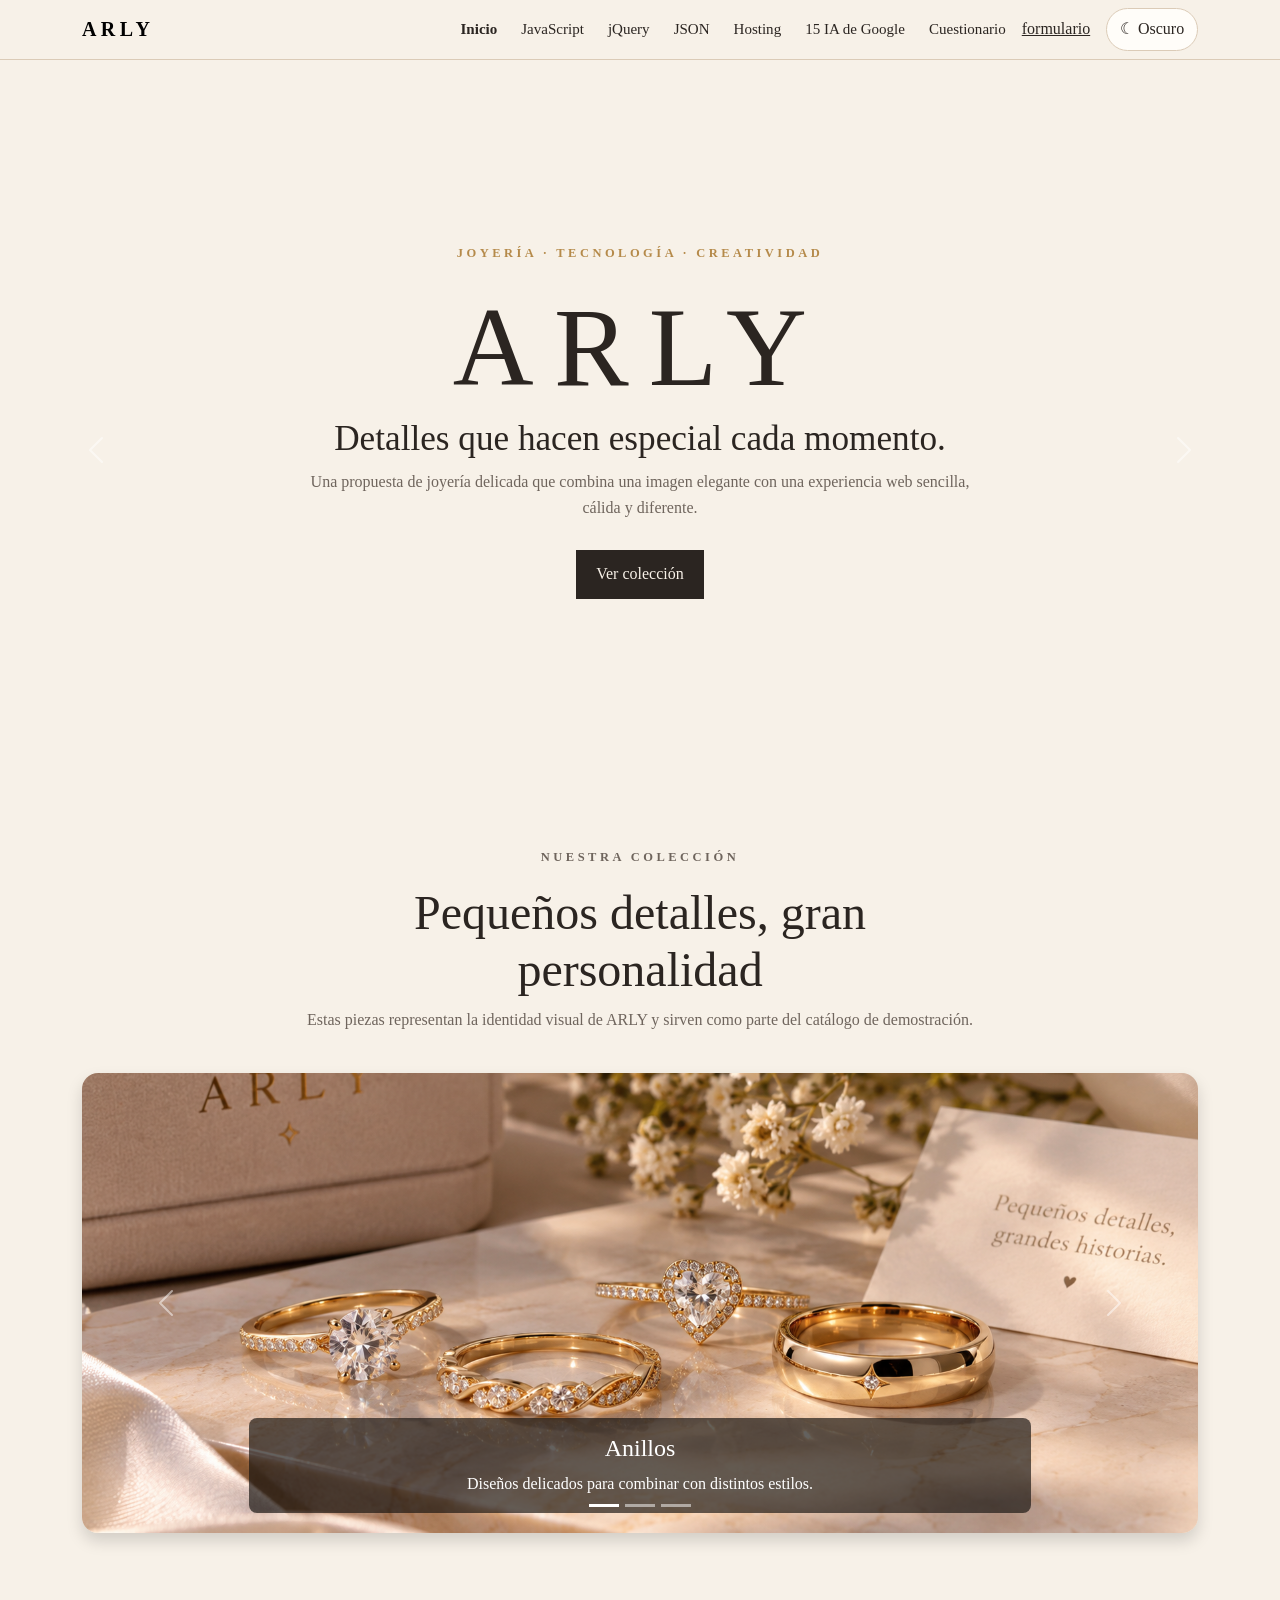
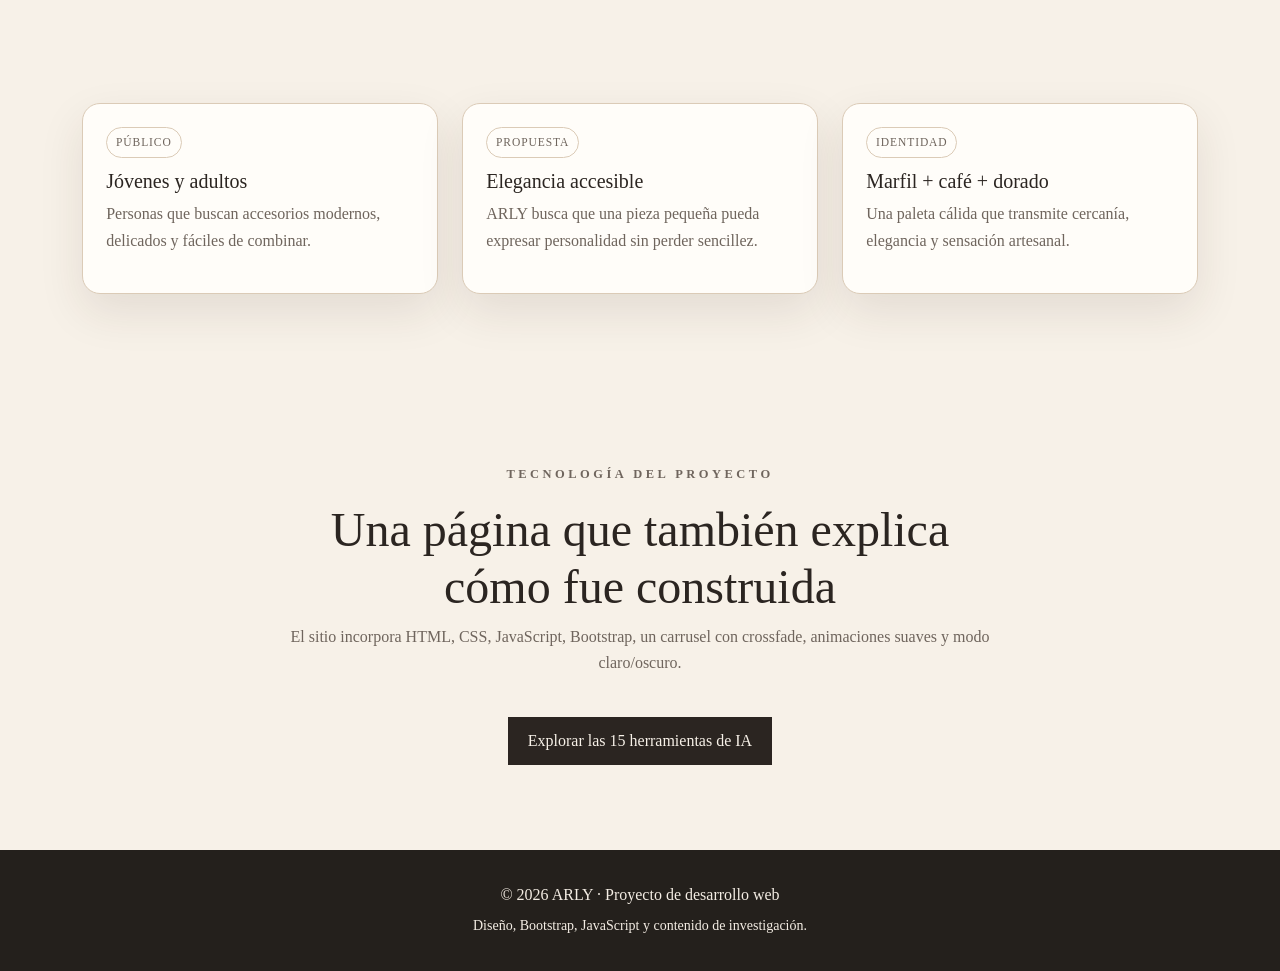
<file: index.html>
<!doctype html>
<html lang="es">

<head>
    <meta charset="utf-8">
    <meta name="viewport" content="width=device-width, initial-scale=1">
    <title>ARLY | Joyería</title>
    <link href="https://cdn.jsdelivr.net/npm/bootstrap@5.3.3/dist/css/bootstrap.min.css" rel="stylesheet">
    <link rel="stylesheet" href="css/style.css">

</head>

<body>
    <nav class="navbar navbar-expand-lg sticky-top">
        <div class="container">
            <a class="navbar-brand brand" href="index.html">ARLY</a>
            <button class="navbar-toggler" type="button" data-bs-toggle="collapse" data-bs-target="#mainNav"
                aria-controls="mainNav" aria-expanded="false" aria-label="Abrir menú">
                <span class="navbar-toggler-icon"></span>
            </button>
            <div class="collapse navbar-collapse" id="mainNav">
                <ul class="navbar-nav ms-auto align-items-lg-center gap-lg-2">
                    <li class="nav-item"><a class="nav-link fw-bold" href="index.html">Inicio</a></li>
                    <li class="nav-item"><a class="nav-link " href="javascript.html">JavaScript</a></li>
                    <li class="nav-item"><a class="nav-link " href="jquery.html">jQuery</a></li>
                    <li class="nav-item"><a class="nav-link " href="json.html">JSON</a></li>
                    <li class="nav-item"><a class="nav-link " href="hosting.html">Hosting</a></li>
                    <li class="nav-item"><a class="nav-link " href="herramientas-google.html">15 IA de Google</a></li>
                    <li class="nav-item"><a class="nav-link " href="cuestionario.html">Cuestionario</a></li>
                    <li><a href="./formulario.html">formulario</a></li>
                    <li class="nav-item ms-lg-2"><button id="themeToggle" class="theme-btn" type="button">☾
                            Oscuro</button></li>
                </ul>
            </div>
        </div>
    </nav>

    <header class="hero">
        <div class="container text-center">
            <p class="eyebrow">Joyería · Tecnología · Creatividad</p>
            <h1>ARLY</h1>
            <h2>Detalles que hacen especial cada momento.</h2>
            <p class="lead-soft">Una propuesta de joyería delicada que combina una imagen elegante con una experiencia
                web sencilla, cálida y diferente.</p>
            <a href="#coleccion" class="btn btn-arly">Ver colección</a>
        </div>
    </header>

    <section id="coleccion" class="section-space">
        <div class="container">
            <div class="section-title fade-up">
                <p class="eyebrow">Nuestra colección</p>
                <h2>Pequeños detalles, gran personalidad</h2>
                <p>Estas piezas representan la identidad visual de ARLY y sirven como parte del catálogo de
                    demostración.</p>
            </div>

<div id="arlyCarousel" class="carousel slide carousel-fade shadow rounded-4 overflow-hidden fade-up"
    data-bs-ride="carousel">

    <div class="carousel-indicators">
        <button type="button" data-bs-target="#arlyCarousel" data-bs-slide-to="0"
            class="active" aria-current="true" aria-label="Anillos"></button>
        <button type="button" data-bs-target="#arlyCarousel" data-bs-slide-to="1"
            aria-label="Collares"></button>
        <button type="button" data-bs-target="#arlyCarousel" data-bs-slide-to="2"
            aria-label="Pulseras"></button>
    </div>

    <div class="carousel-inner">

        <!-- ANILLOS -->
        <div class="carousel-item active">
            <img src="./img/collares_files/4b45ab37-3918-443c-93d1-297d0063d2d9.png"
                class="d-block w-100" alt="Anillos dorados">
            <div class="carousel-caption d-block rounded-3">
                <h5>Anillos</h5>
                <p class="mb-0">Diseños delicados para combinar con distintos estilos.</p>
            </div>
        </div>

        <!-- COLLARES -->
        <div class="carousel-item">
            <img src="./img/collares_files/d77c3b97-bc4a-4c8f-ab1e-fd64d6d1eeca.png"
                class="d-block w-100" alt="Collares de joyería">
            <div class="carousel-caption d-block rounded-3">
                <h5>Collares</h5>
                <p class="mb-0">Piezas sencillas que destacan sin recargar el look.</p>
            </div>
        </div>

        <!-- PULSERAS -->
        <div class="carousel-item">
            <img src="./img/collares_files/6487b815-21a3-49e3-8d37-03fe05e5fc12 (1).png"
                class="d-block w-100" alt="Pulseras de joyería">
            <div class="carousel-caption d-block rounded-3">
                <h5>Pulseras</h5>
                <p class="mb-0">Accesorios pensados para el uso diario.</p>
            </div>
        </div>

    </div>

    <button class="carousel-control-prev" type="button"
        data-bs-target="#arlyCarousel" data-bs-slide="prev"
        aria-label="Imagen anterior">
        <span class="carousel-control-prev-icon"></span>
    </button>

    <button class="carousel-control-next" type="button"
        data-bs-target="#arlyCarousel" data-bs-slide="next"
        aria-label="Imagen siguiente">
        <span class="carousel-control-next-icon"></span>
    </button>

</div>
</div>
                <button class="carousel-control-prev" type="button" data-bs-target="#arlyCarousel"
                    data-bs-slide="prev"><span class="carousel-control-prev-icon"></span></button>
                <button class="carousel-control-next" type="button" data-bs-target="#arlyCarousel"
                    data-bs-slide="next"><span class="carousel-control-next-icon"></span></button>
            </div>
        </div>
    </section>

    <section id="nosotros" class="section-space">
        <div class="container">
            <div class="row g-4">
                <div class="col-md-4 fade-up">
                    <article class="card-arly"><span class="tool-tag">Público</span>
                        <h3>Jóvenes y adultos</h3>
                        <p>Personas que buscan accesorios modernos, delicados y fáciles de combinar.</p>
                    </article>
                </div>
                <div class="col-md-4 fade-up">
                    <article class="card-arly"><span class="tool-tag">Propuesta</span>
                        <h3>Elegancia accesible</h3>
                        <p>ARLY busca que una pieza pequeña pueda expresar personalidad sin perder sencillez.</p>
                    </article>
                </div>
                <div class="col-md-4 fade-up">
                    <article class="card-arly"><span class="tool-tag">Identidad</span>
                        <h3>Marfil + café + dorado</h3>
                        <p>Una paleta cálida que transmite cercanía, elegancia y sensación artesanal.</p>
                    </article>
                </div>
            </div>
        </div>
    </section>

    <section class="section-space">
        <div class="container">
            <div class="section-title">
                <p class="eyebrow">Tecnología del proyecto</p>
                <h2>Una página que también explica cómo fue construida</h2>
                <p>El sitio incorpora HTML, CSS, JavaScript, Bootstrap, un carrusel con crossfade, animaciones suaves y
                    modo claro/oscuro.</p>
            </div>
            <div class="text-center"><a href="herramientas-google.html" class="btn btn-arly">Explorar las 15
                    herramientas de IA</a></div>
        </div>
    </section>

    <footer>
        <div class="container text-center">
            <p class="mb-1">© 2026 ARLY · Proyecto de desarrollo web</p>
            <small>Diseño, Bootstrap, JavaScript y contenido de investigación.</small>
        </div>
    </footer>
    <script src="https://cdn.jsdelivr.net/npm/bootstrap@5.3.3/dist/js/bootstrap.bundle.min.js"></script>
    <script src="js/script.js"></script>
</body>

</html>
</file>
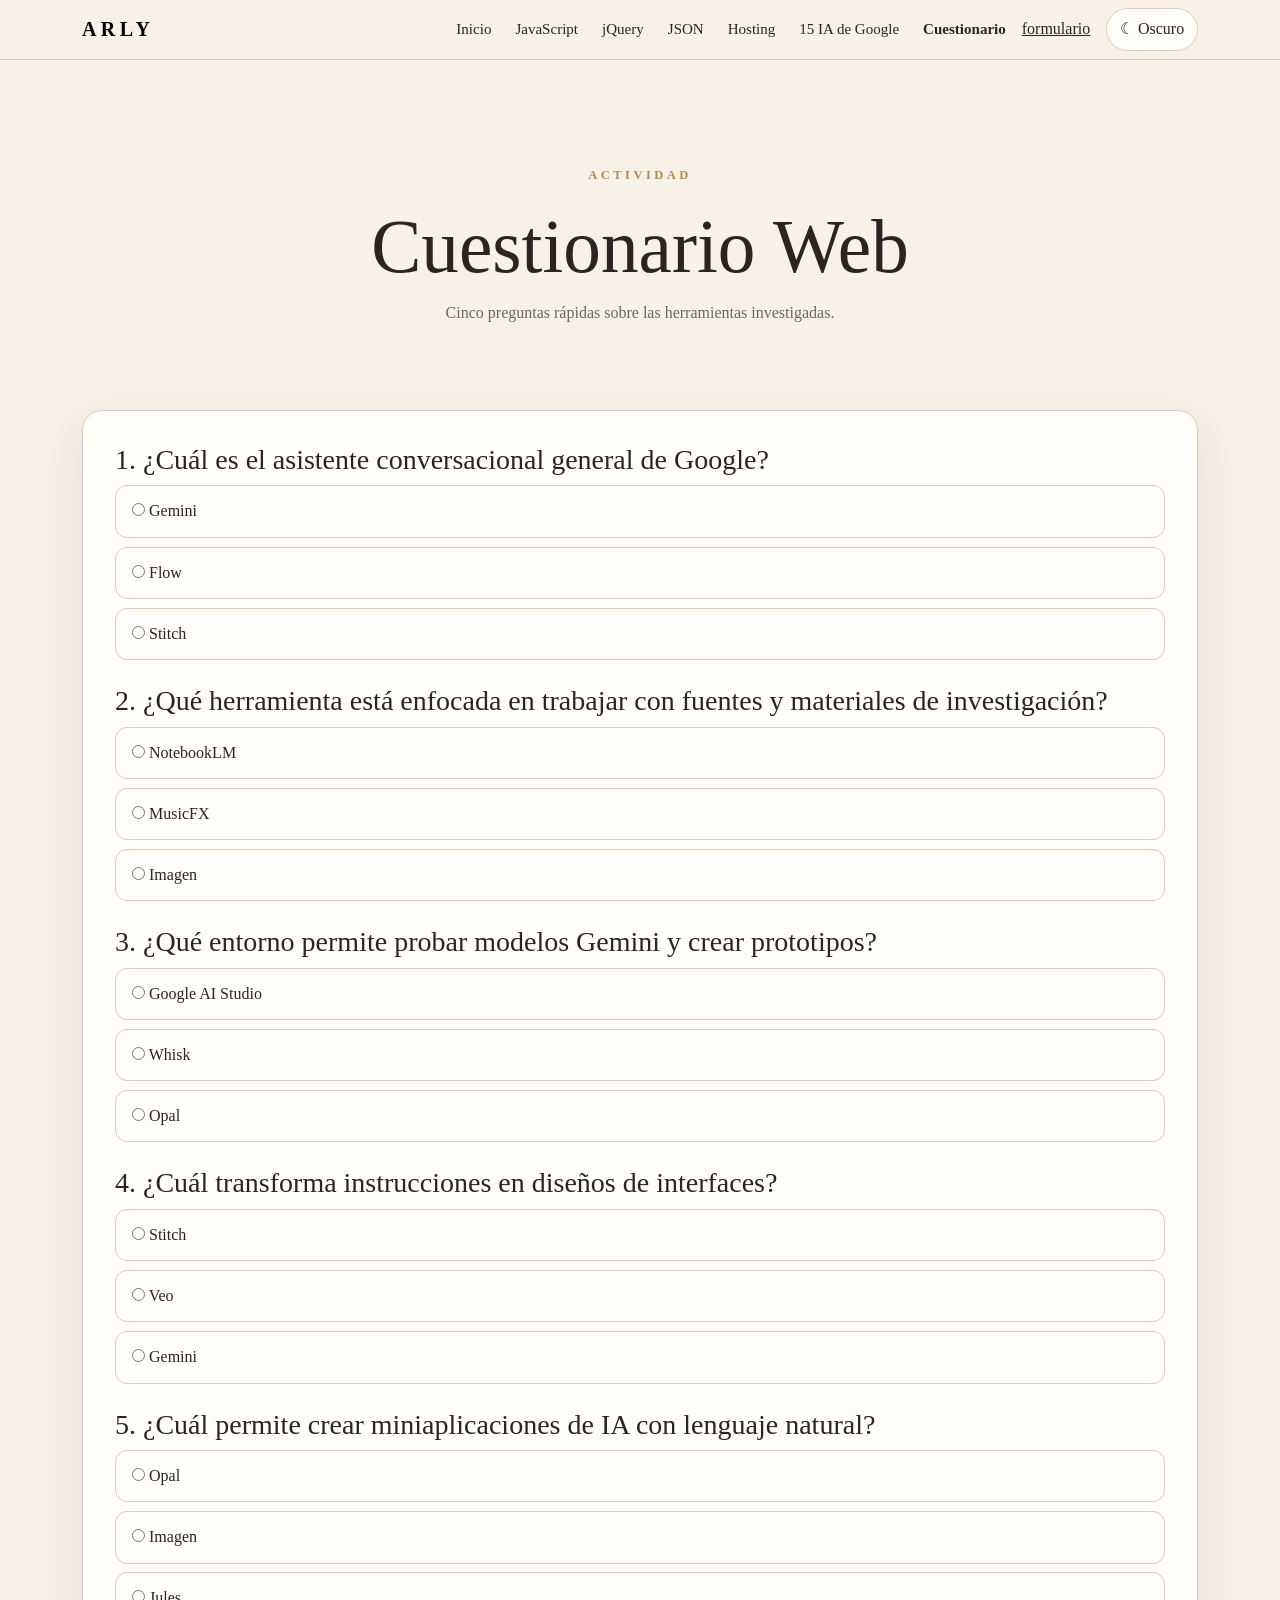
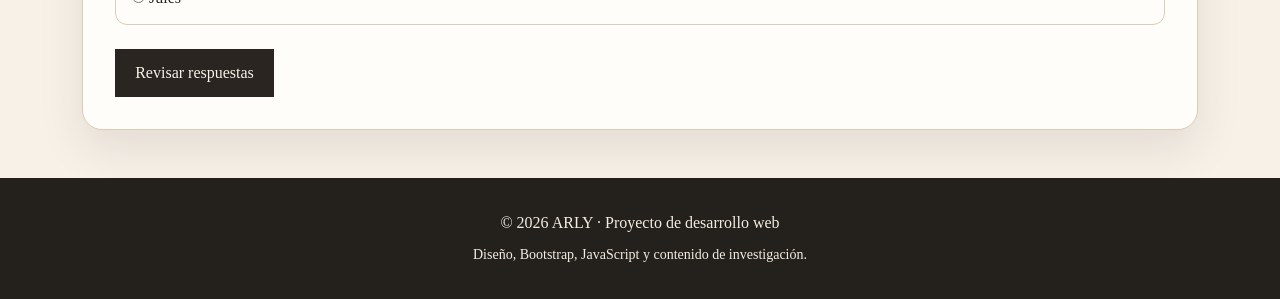
<file: cuestionario.html>
<!doctype html>
<html lang="es">
<head>
<meta charset="utf-8">
<meta name="viewport" content="width=device-width, initial-scale=1">
<title>ARLY | Cuestionario</title>
<link href="https://cdn.jsdelivr.net/npm/bootstrap@5.3.3/dist/css/bootstrap.min.css" rel="stylesheet">
<link rel="stylesheet" href="css/style.css">

</head>
<body>
<nav class="navbar navbar-expand-lg sticky-top">
<div class="container">
<a class="navbar-brand brand" href="index.html">ARLY</a>
<button class="navbar-toggler" type="button" data-bs-toggle="collapse" data-bs-target="#mainNav" aria-controls="mainNav" aria-expanded="false" aria-label="Abrir menú">
<span class="navbar-toggler-icon"></span>
</button>
<div class="collapse navbar-collapse" id="mainNav">
<ul class="navbar-nav ms-auto align-items-lg-center gap-lg-2">
<li class="nav-item"><a class="nav-link " href="index.html">Inicio</a></li>
<li class="nav-item"><a class="nav-link " href="javascript.html">JavaScript</a></li>
<li class="nav-item"><a class="nav-link " href="jquery.html">jQuery</a></li>
<li class="nav-item"><a class="nav-link " href="json.html">JSON</a></li>
<li class="nav-item"><a class="nav-link " href="hosting.html">Hosting</a></li>
<li class="nav-item"><a class="nav-link " href="herramientas-google.html">15 IA de Google</a></li>
<li class="nav-item"><a class="nav-link fw-bold" href="cuestionario.html">Cuestionario</a></li>
 <li><a href="./formulario.html">formulario</a></li>
<li class="nav-item ms-lg-2"><button id="themeToggle" class="theme-btn" type="button">☾ Oscuro</button></li>
</ul>
</div>
</div>
</nav>

<header class="page-head"><div class="container"><p class="eyebrow">Actividad</p><h1>Cuestionario Web</h1><p class="lead-soft">Cinco preguntas rápidas sobre las herramientas investigadas.</p></div></header>
<main class="container pb-5">
<form id="quizForm" class="content-box">
<div class="mb-4"><h3>1. ¿Cuál es el asistente conversacional general de Google?</h3>
<label class="quiz-option"><input type="radio" name="q1" value="gemini"> Gemini</label>
<label class="quiz-option"><input type="radio" name="q1" value="flow"> Flow</label>
<label class="quiz-option"><input type="radio" name="q1" value="stitch"> Stitch</label></div>

<div class="mb-4"><h3>2. ¿Qué herramienta está enfocada en trabajar con fuentes y materiales de investigación?</h3>
<label class="quiz-option"><input type="radio" name="q2" value="notebooklm"> NotebookLM</label>
<label class="quiz-option"><input type="radio" name="q2" value="musicfx"> MusicFX</label>
<label class="quiz-option"><input type="radio" name="q2" value="imagen"> Imagen</label></div>

<div class="mb-4"><h3>3. ¿Qué entorno permite probar modelos Gemini y crear prototipos?</h3>
<label class="quiz-option"><input type="radio" name="q3" value="aistudio"> Google AI Studio</label>
<label class="quiz-option"><input type="radio" name="q3" value="whisk"> Whisk</label>
<label class="quiz-option"><input type="radio" name="q3" value="opal"> Opal</label></div>

<div class="mb-4"><h3>4. ¿Cuál transforma instrucciones en diseños de interfaces?</h3>
<label class="quiz-option"><input type="radio" name="q4" value="stitch"> Stitch</label>
<label class="quiz-option"><input type="radio" name="q4" value="veo"> Veo</label>
<label class="quiz-option"><input type="radio" name="q4" value="gemini"> Gemini</label></div>

<div class="mb-4"><h3>5. ¿Cuál permite crear miniaplicaciones de IA con lenguaje natural?</h3>
<label class="quiz-option"><input type="radio" name="q5" value="opal"> Opal</label>
<label class="quiz-option"><input type="radio" name="q5" value="imagen"> Imagen</label>
<label class="quiz-option"><input type="radio" name="q5" value="jules"> Jules</label></div>

<button type="button" class="btn btn-arly" onclick="revisarCuestionario()">Revisar respuestas</button>
<div id="quizResult" class="alert alert-secondary mt-4 d-none"></div>
</form>
</main>

<footer>
<div class="container text-center">
<p class="mb-1">© 2026 ARLY · Proyecto de desarrollo web</p>
<small>Diseño, Bootstrap, JavaScript y contenido de investigación.</small>
</div>
</footer>
<script src="https://cdn.jsdelivr.net/npm/bootstrap@5.3.3/dist/js/bootstrap.bundle.min.js"></script>
<script src="js/script.js"></script>
</body>
</html>
</file>
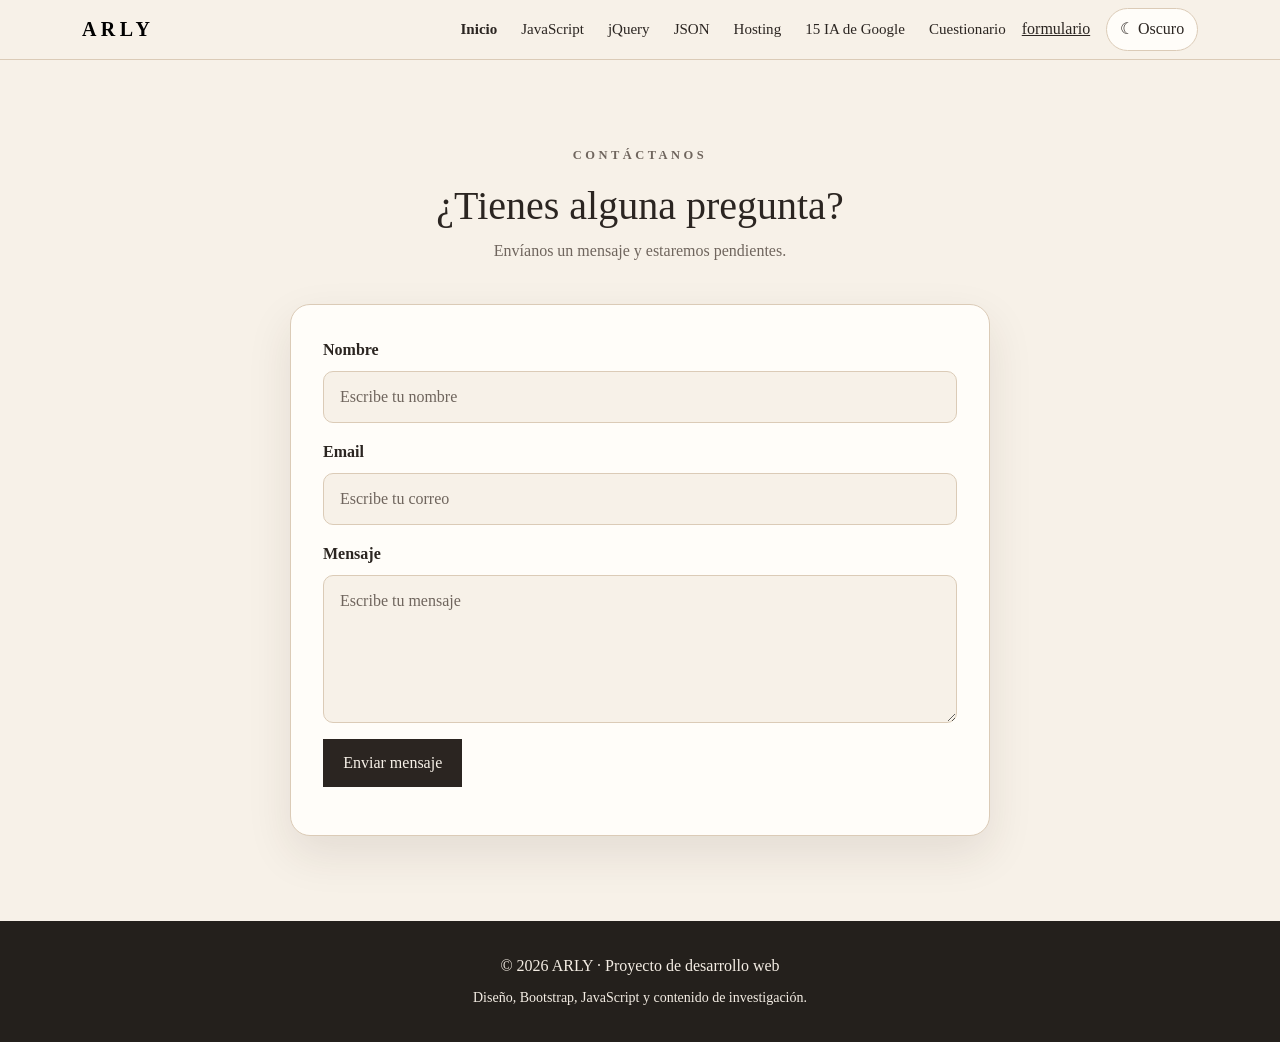
<file: formulario.html>
<!doctype html>
<html lang="es">
<head>
<meta charset="utf-8">
<meta name="viewport" content="width=device-width, initial-scale=1">
<title>ARLY | Joyería</title>
<link href="https://cdn.jsdelivr.net/npm/bootstrap@5.3.3/dist/css/bootstrap.min.css" rel="stylesheet">
<link rel="stylesheet" href="css/style.css">

</head>
<body>
<nav class="navbar navbar-expand-lg sticky-top">
<div class="container">
<a class="navbar-brand brand" href="index.html">ARLY</a>
<button class="navbar-toggler" type="button" data-bs-toggle="collapse" data-bs-target="#mainNav" aria-controls="mainNav" aria-expanded="false" aria-label="Abrir menú">
<span class="navbar-toggler-icon"></span>
</button>
<div class="collapse navbar-collapse" id="mainNav">
<ul class="navbar-nav ms-auto align-items-lg-center gap-lg-2">
<li class="nav-item"><a class="nav-link fw-bold" href="index.html">Inicio</a></li>
<li class="nav-item"><a class="nav-link " href="javascript.html">JavaScript</a></li>
<li class="nav-item"><a class="nav-link " href="jquery.html">jQuery</a></li>
<li class="nav-item"><a class="nav-link " href="json.html">JSON</a></li>
<li class="nav-item"><a class="nav-link " href="hosting.html">Hosting</a></li>
<li class="nav-item"><a class="nav-link " href="herramientas-google.html">15 IA de Google</a></li>
<li class="nav-item"><a class="nav-link " href="cuestionario.html">Cuestionario</a></li>
<li><a href="./formulario.html">formulario</a></li>
<li class="nav-item ms-lg-2"><button id="themeToggle" class="theme-btn" type="button">☾ Oscuro</button></li>
</ul>
</div>
</div>
</nav>
<!doctype html>
<html lang="es">

<head>
    <meta charset="utf-8">
    <meta name="viewport" content="width=device-width, initial-scale=1">

    <title>ARLY | Contacto</title>

    <link
        href="https://cdn.jsdelivr.net/npm/bootstrap@5.3.3/dist/css/bootstrap.min.css"
        rel="stylesheet">

    <link rel="stylesheet" href="css/style.css">
</head>

<body>

    

    <!-- FORMULARIO -->
    <section id="contacto" class="section-space">

        <div class="container">

            <div class="section-title text-center">

                <p class="eyebrow">
                    Contáctanos
                </p>

                <h1>
                    ¿Tienes alguna pregunta?
                </h1>

                <p>
                    Envíanos un mensaje y estaremos pendientes.
                </p>

            </div>


            <div class="contact-box">

                <form id="contactForm">

                    <div class="mb-3">

                        <label for="nombre" class="form-label">
                            Nombre
                        </label>

                        <input
                            type="text"
                            class="form-control"
                            id="nombre"
                            name="nombre"
                            placeholder="Escribe tu nombre"
                            required>

                    </div>


                    <div class="mb-3">

                        <label for="email" class="form-label">
                            Email
                        </label>

                        <input
                            type="email"
                            class="form-control"
                            id="email"
                            name="email"
                            placeholder="Escribe tu correo"
                            required>

                    </div>


                    <div class="mb-3">

                        <label for="mensaje" class="form-label">
                            Mensaje
                        </label>

                        <textarea
                            class="form-control"
                            id="mensaje"
                            name="mensaje"
                            rows="5"
                            placeholder="Escribe tu mensaje"
                            required></textarea>

                    </div>


                    <button
                        type="submit"
                        class="btn btn-arly">

                        Enviar mensaje

                    </button>


                    <div
                        id="formStatus"
                        class="mt-3">
                    </div>

                </form>

            </div>

        </div>

    </section>


    <!-- FOOTER -->
    <footer>

        <div class="container text-center">

            <p class="mb-1">
                © 2026 ARLY · Proyecto de desarrollo web
            </p>

            <small>
                Diseño, Bootstrap, JavaScript y contenido de investigación.
            </small>

        </div>

    </footer>


    <script src="https://cdn.jsdelivr.net/npm/bootstrap@5.3.3/dist/js/bootstrap.bundle.min.js"></script>

    <script src="js/script.js"></script>

</body>

</html>
</body>
</html>
</file>
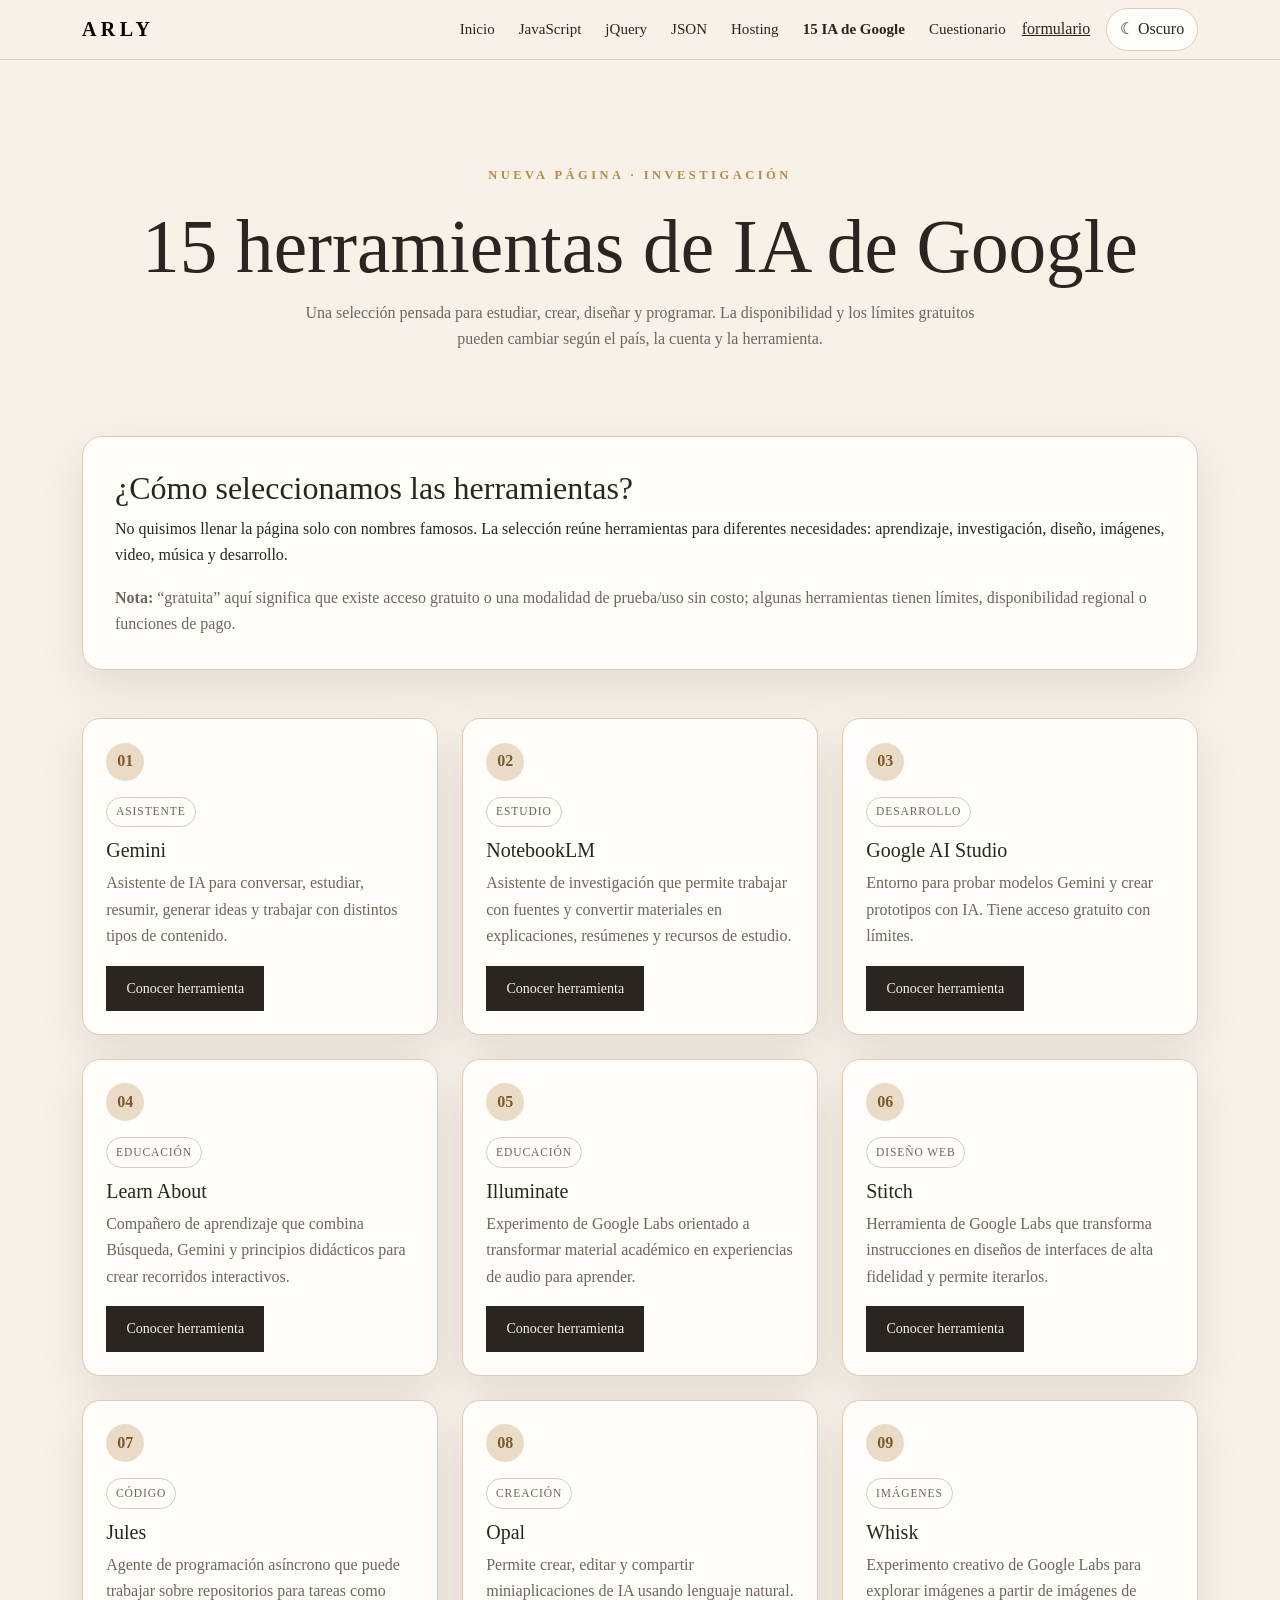
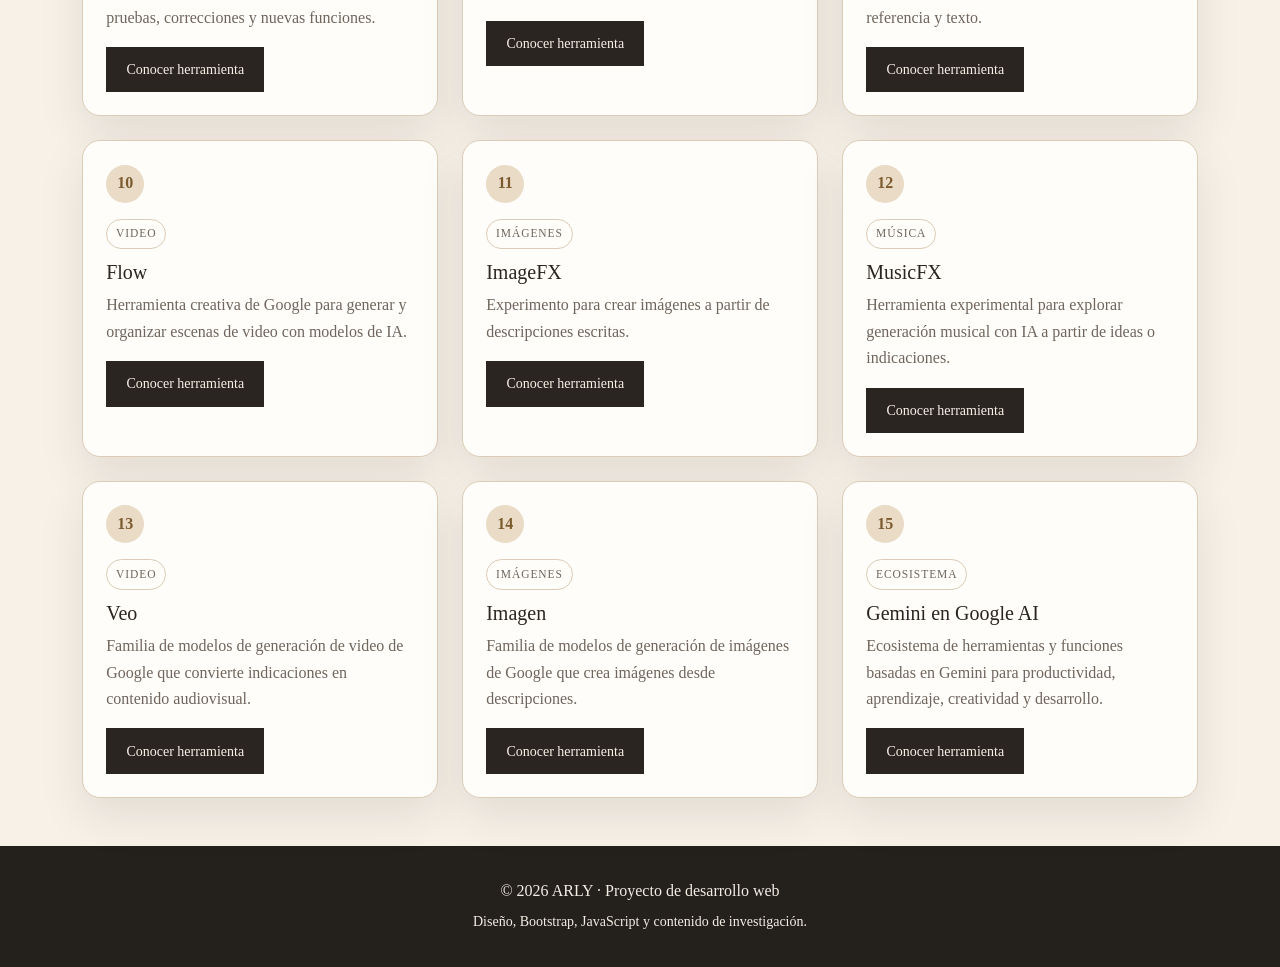
<file: herramientas-google.html>
<!doctype html>
<html lang="es">
<head>
<meta charset="utf-8">
<meta name="viewport" content="width=device-width, initial-scale=1">
<title>ARLY | 15 herramientas de IA de Google</title>
<link href="https://cdn.jsdelivr.net/npm/bootstrap@5.3.3/dist/css/bootstrap.min.css" rel="stylesheet">
<link rel="stylesheet" href="css/style.css">

</head>
<body>
<nav class="navbar navbar-expand-lg sticky-top">
<div class="container">
<a class="navbar-brand brand" href="index.html">ARLY</a>
<button class="navbar-toggler" type="button" data-bs-toggle="collapse" data-bs-target="#mainNav" aria-controls="mainNav" aria-expanded="false" aria-label="Abrir menú">
<span class="navbar-toggler-icon"></span>
</button>
<div class="collapse navbar-collapse" id="mainNav">
<ul class="navbar-nav ms-auto align-items-lg-center gap-lg-2">
<li class="nav-item"><a class="nav-link " href="index.html">Inicio</a></li>
<li class="nav-item"><a class="nav-link " href="javascript.html">JavaScript</a></li>
<li class="nav-item"><a class="nav-link " href="jquery.html">jQuery</a></li>
<li class="nav-item"><a class="nav-link " href="json.html">JSON</a></li>
<li class="nav-item"><a class="nav-link " href="hosting.html">Hosting</a></li>
<li class="nav-item"><a class="nav-link fw-bold" href="herramientas-google.html">15 IA de Google</a></li>
<li class="nav-item"><a class="nav-link " href="cuestionario.html">Cuestionario</a></li>
 <li><a href="./formulario.html">formulario</a></li>
<li class="nav-item ms-lg-2"><button id="themeToggle" class="theme-btn" type="button">☾ Oscuro</button></li>
</ul>
</div>
</div>
</nav>

<header class="page-head">
<div class="container">
<p class="eyebrow">Nueva página · Investigación</p>
<h1>15 herramientas de IA de Google</h1>
<p class="lead-soft">Una selección pensada para estudiar, crear, diseñar y programar. La disponibilidad y los límites gratuitos pueden cambiar según el país, la cuenta y la herramienta.</p>
</div>
</header>
<main class="container pb-5">
<div class="content-box mb-5 fade-up">
<h2>¿Cómo seleccionamos las herramientas?</h2>
<p>No quisimos llenar la página solo con nombres famosos. La selección reúne herramientas para diferentes necesidades: aprendizaje, investigación, diseño, imágenes, video, música y desarrollo.</p>
<p class="small-muted mb-0"><strong>Nota:</strong> “gratuita” aquí significa que existe acceso gratuito o una modalidad de prueba/uso sin costo; algunas herramientas tienen límites, disponibilidad regional o funciones de pago.</p>
</div>
<div class="row g-4">
<div class="col-md-6 col-xl-4 fade-up">
<article class="card-arly">
<div class="tool-number">01</div>
<span class="tool-tag">Asistente</span>
<h3>Gemini</h3>
<p>Asistente de IA para conversar, estudiar, resumir, generar ideas y trabajar con distintos tipos de contenido.</p>
<a class="btn btn-sm btn-arly" href="https://gemini.google.com/" target="_blank" rel="noopener">Conocer herramienta</a>
</article>
</div><div class="col-md-6 col-xl-4 fade-up">
<article class="card-arly">
<div class="tool-number">02</div>
<span class="tool-tag">Estudio</span>
<h3>NotebookLM</h3>
<p>Asistente de investigación que permite trabajar con fuentes y convertir materiales en explicaciones, resúmenes y recursos de estudio.</p>
<a class="btn btn-sm btn-arly" href="https://notebooklm.google.com/" target="_blank" rel="noopener">Conocer herramienta</a>
</article>
</div><div class="col-md-6 col-xl-4 fade-up">
<article class="card-arly">
<div class="tool-number">03</div>
<span class="tool-tag">Desarrollo</span>
<h3>Google AI Studio</h3>
<p>Entorno para probar modelos Gemini y crear prototipos con IA. Tiene acceso gratuito con límites.</p>
<a class="btn btn-sm btn-arly" href="https://aistudio.google.com/" target="_blank" rel="noopener">Conocer herramienta</a>
</article>
</div><div class="col-md-6 col-xl-4 fade-up">
<article class="card-arly">
<div class="tool-number">04</div>
<span class="tool-tag">Educación</span>
<h3>Learn About</h3>
<p>Compañero de aprendizaje que combina Búsqueda, Gemini y principios didácticos para crear recorridos interactivos.</p>
<a class="btn btn-sm btn-arly" href="https://learning.google.com/experiments/learn-about/" target="_blank" rel="noopener">Conocer herramienta</a>
</article>
</div><div class="col-md-6 col-xl-4 fade-up">
<article class="card-arly">
<div class="tool-number">05</div>
<span class="tool-tag">Educación</span>
<h3>Illuminate</h3>
<p>Experimento de Google Labs orientado a transformar material académico en experiencias de audio para aprender.</p>
<a class="btn btn-sm btn-arly" href="https://labs.google/" target="_blank" rel="noopener">Conocer herramienta</a>
</article>
</div><div class="col-md-6 col-xl-4 fade-up">
<article class="card-arly">
<div class="tool-number">06</div>
<span class="tool-tag">Diseño web</span>
<h3>Stitch</h3>
<p>Herramienta de Google Labs que transforma instrucciones en diseños de interfaces de alta fidelidad y permite iterarlos.</p>
<a class="btn btn-sm btn-arly" href="https://labs.google/" target="_blank" rel="noopener">Conocer herramienta</a>
</article>
</div><div class="col-md-6 col-xl-4 fade-up">
<article class="card-arly">
<div class="tool-number">07</div>
<span class="tool-tag">Código</span>
<h3>Jules</h3>
<p>Agente de programación asíncrono que puede trabajar sobre repositorios para tareas como pruebas, correcciones y nuevas funciones.</p>
<a class="btn btn-sm btn-arly" href="https://jules.google/" target="_blank" rel="noopener">Conocer herramienta</a>
</article>
</div><div class="col-md-6 col-xl-4 fade-up">
<article class="card-arly">
<div class="tool-number">08</div>
<span class="tool-tag">Creación</span>
<h3>Opal</h3>
<p>Permite crear, editar y compartir miniaplicaciones de IA usando lenguaje natural.</p>
<a class="btn btn-sm btn-arly" href="https://opal.google/" target="_blank" rel="noopener">Conocer herramienta</a>
</article>
</div><div class="col-md-6 col-xl-4 fade-up">
<article class="card-arly">
<div class="tool-number">09</div>
<span class="tool-tag">Imágenes</span>
<h3>Whisk</h3>
<p>Experimento creativo de Google Labs para explorar imágenes a partir de imágenes de referencia y texto.</p>
<a class="btn btn-sm btn-arly" href="https://labs.google/" target="_blank" rel="noopener">Conocer herramienta</a>
</article>
</div><div class="col-md-6 col-xl-4 fade-up">
<article class="card-arly">
<div class="tool-number">10</div>
<span class="tool-tag">Video</span>
<h3>Flow</h3>
<p>Herramienta creativa de Google para generar y organizar escenas de video con modelos de IA.</p>
<a class="btn btn-sm btn-arly" href="https://labs.google/" target="_blank" rel="noopener">Conocer herramienta</a>
</article>
</div><div class="col-md-6 col-xl-4 fade-up">
<article class="card-arly">
<div class="tool-number">11</div>
<span class="tool-tag">Imágenes</span>
<h3>ImageFX</h3>
<p>Experimento para crear imágenes a partir de descripciones escritas.</p>
<a class="btn btn-sm btn-arly" href="https://labs.google/" target="_blank" rel="noopener">Conocer herramienta</a>
</article>
</div><div class="col-md-6 col-xl-4 fade-up">
<article class="card-arly">
<div class="tool-number">12</div>
<span class="tool-tag">Música</span>
<h3>MusicFX</h3>
<p>Herramienta experimental para explorar generación musical con IA a partir de ideas o indicaciones.</p>
<a class="btn btn-sm btn-arly" href="https://labs.google/" target="_blank" rel="noopener">Conocer herramienta</a>
</article>
</div><div class="col-md-6 col-xl-4 fade-up">
<article class="card-arly">
<div class="tool-number">13</div>
<span class="tool-tag">Video</span>
<h3>Veo</h3>
<p>Familia de modelos de generación de video de Google que convierte indicaciones en contenido audiovisual.</p>
<a class="btn btn-sm btn-arly" href="https://deepmind.google/technologies/veo/" target="_blank" rel="noopener">Conocer herramienta</a>
</article>
</div><div class="col-md-6 col-xl-4 fade-up">
<article class="card-arly">
<div class="tool-number">14</div>
<span class="tool-tag">Imágenes</span>
<h3>Imagen</h3>
<p>Familia de modelos de generación de imágenes de Google que crea imágenes desde descripciones.</p>
<a class="btn btn-sm btn-arly" href="https://deepmind.google/technologies/imagen/" target="_blank" rel="noopener">Conocer herramienta</a>
</article>
</div><div class="col-md-6 col-xl-4 fade-up">
<article class="card-arly">
<div class="tool-number">15</div>
<span class="tool-tag">Ecosistema</span>
<h3>Gemini en Google AI</h3>
<p>Ecosistema de herramientas y funciones basadas en Gemini para productividad, aprendizaje, creatividad y desarrollo.</p>
<a class="btn btn-sm btn-arly" href="https://ai.google/" target="_blank" rel="noopener">Conocer herramienta</a>
</article>
</div>
</div>
</main>

<footer>
<div class="container text-center">
<p class="mb-1">© 2026 ARLY · Proyecto de desarrollo web</p>
<small>Diseño, Bootstrap, JavaScript y contenido de investigación.</small>
</div>
</footer>
<script src="https://cdn.jsdelivr.net/npm/bootstrap@5.3.3/dist/js/bootstrap.bundle.min.js"></script>
<script src="js/script.js"></script>
</body>
</html>
</file>
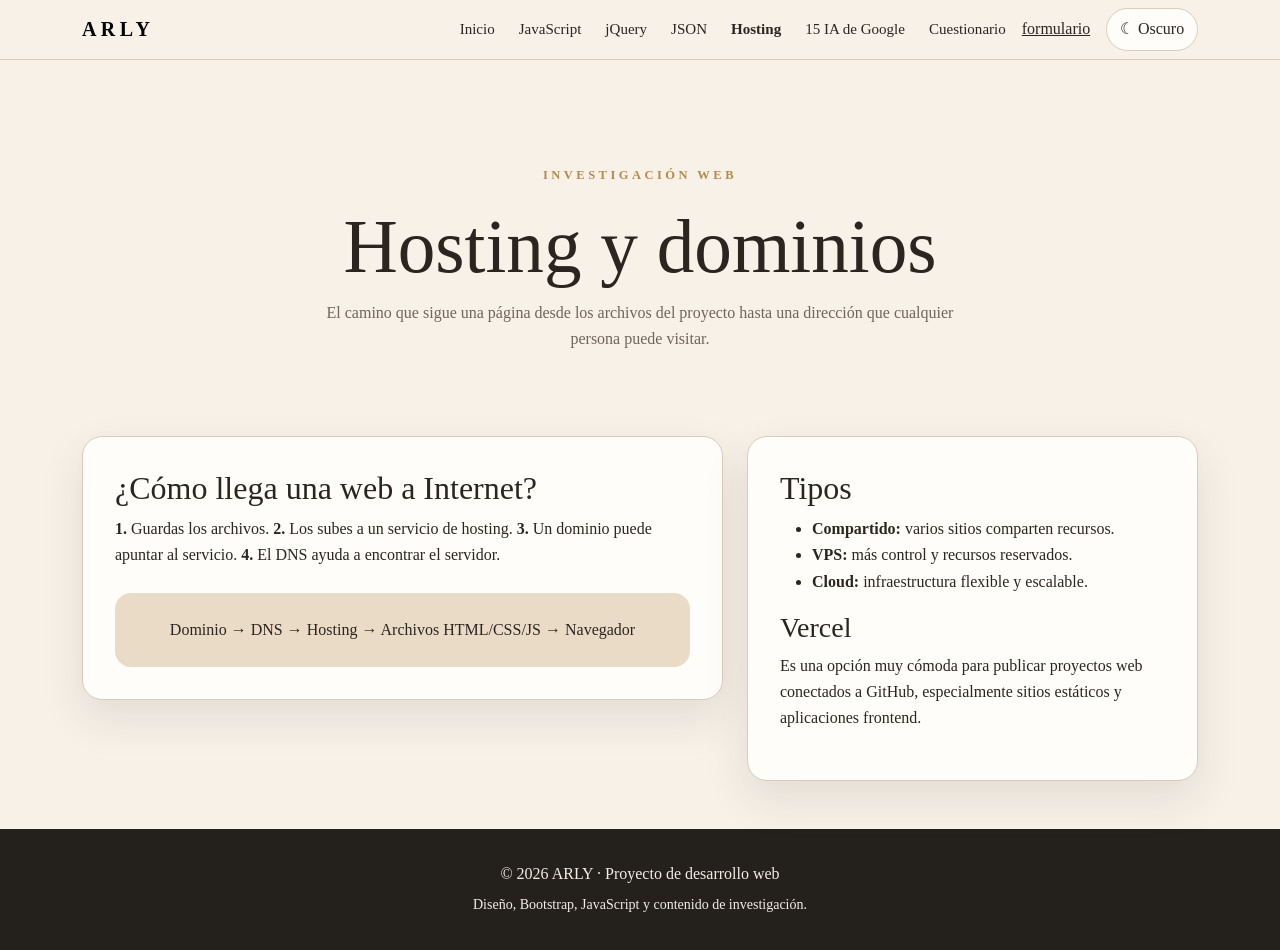
<file: hosting.html>
<!doctype html>
<html lang="es">
<head>
<meta charset="utf-8">
<meta name="viewport" content="width=device-width, initial-scale=1">
<title>ARLY | Hosting y dominios</title>
<link href="https://cdn.jsdelivr.net/npm/bootstrap@5.3.3/dist/css/bootstrap.min.css" rel="stylesheet">
<link rel="stylesheet" href="css/style.css">

</head>
<body>
<nav class="navbar navbar-expand-lg sticky-top">
<div class="container">
<a class="navbar-brand brand" href="index.html">ARLY</a>
<button class="navbar-toggler" type="button" data-bs-toggle="collapse" data-bs-target="#mainNav" aria-controls="mainNav" aria-expanded="false" aria-label="Abrir menú">
<span class="navbar-toggler-icon"></span>
</button>
<div class="collapse navbar-collapse" id="mainNav">
<ul class="navbar-nav ms-auto align-items-lg-center gap-lg-2">
<li class="nav-item"><a class="nav-link " href="index.html">Inicio</a></li>
<li class="nav-item"><a class="nav-link " href="javascript.html">JavaScript</a></li>
<li class="nav-item"><a class="nav-link " href="jquery.html">jQuery</a></li>
<li class="nav-item"><a class="nav-link " href="json.html">JSON</a></li>
<li class="nav-item"><a class="nav-link fw-bold" href="hosting.html">Hosting</a></li>
<li class="nav-item"><a class="nav-link " href="herramientas-google.html">15 IA de Google</a></li>
<li class="nav-item"><a class="nav-link " href="cuestionario.html">Cuestionario</a></li>
 <li><a href="./formulario.html">formulario</a></li>
<li class="nav-item ms-lg-2"><button id="themeToggle" class="theme-btn" type="button">☾ Oscuro</button></li>
</ul>
</div>
</div>
</nav>

<header class="page-head"><div class="container"><p class="eyebrow">Investigación web</p><h1>Hosting y dominios</h1><p class="lead-soft">El camino que sigue una página desde los archivos del proyecto hasta una dirección que cualquier persona puede visitar.</p></div></header>
<main class="container pb-5">
<div class="row g-4">
<div class="col-lg-7"><div class="content-box fade-up"><h2>¿Cómo llega una web a Internet?</h2>
<p><strong>1.</strong> Guardas los archivos. <strong>2.</strong> Los subes a un servicio de hosting. <strong>3.</strong> Un dominio puede apuntar al servicio. <strong>4.</strong> El DNS ayuda a encontrar el servidor.</p>
<div class="p-4 rounded-4 mt-4" style="background:var(--surface-2)">
<p class="mb-0 text-center">Dominio → DNS → Hosting → Archivos HTML/CSS/JS → Navegador</p>
</div>
</div></div>
<div class="col-lg-5"><div class="content-box fade-up"><h2>Tipos</h2><ul><li><strong>Compartido:</strong> varios sitios comparten recursos.</li><li><strong>VPS:</strong> más control y recursos reservados.</li><li><strong>Cloud:</strong> infraestructura flexible y escalable.</li></ul><h3>Vercel</h3><p>Es una opción muy cómoda para publicar proyectos web conectados a GitHub, especialmente sitios estáticos y aplicaciones frontend.</p></div></div>
</div>
</main>

<footer>
<div class="container text-center">
<p class="mb-1">© 2026 ARLY · Proyecto de desarrollo web</p>
<small>Diseño, Bootstrap, JavaScript y contenido de investigación.</small>
</div>
</footer>
<script src="https://cdn.jsdelivr.net/npm/bootstrap@5.3.3/dist/js/bootstrap.bundle.min.js"></script>
<script src="js/script.js"></script>
</body>
</html>
</file>
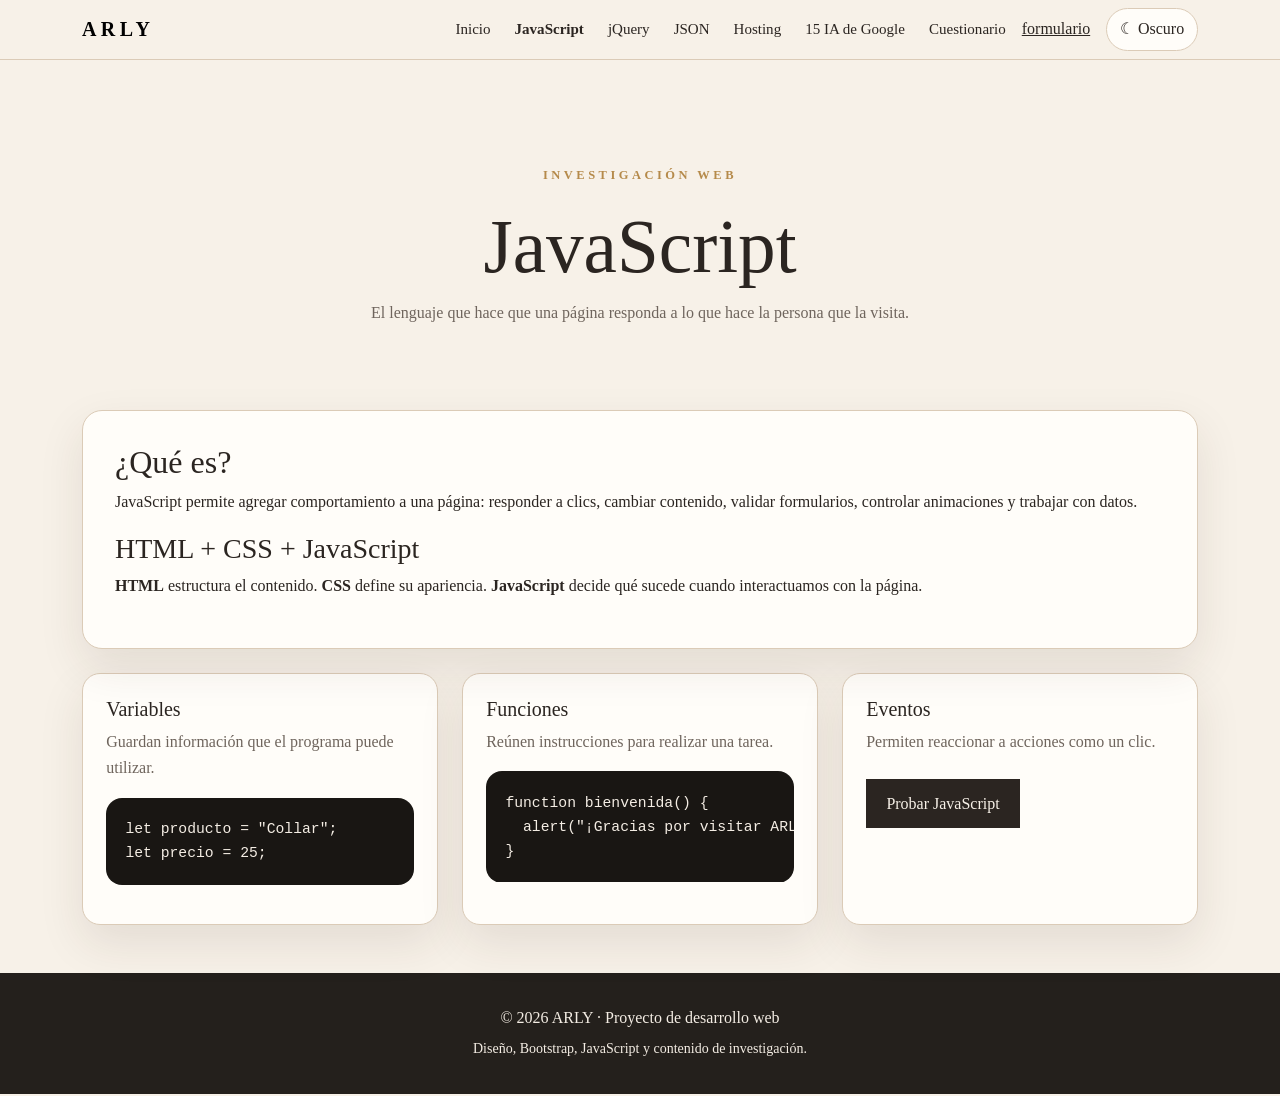
<file: javascript.html>
<!doctype html>
<html lang="es">
<head>
<meta charset="utf-8">
<meta name="viewport" content="width=device-width, initial-scale=1">
<title>ARLY | JavaScript</title>
<link href="https://cdn.jsdelivr.net/npm/bootstrap@5.3.3/dist/css/bootstrap.min.css" rel="stylesheet">
<link rel="stylesheet" href="css/style.css">

</head>
<body>
<nav class="navbar navbar-expand-lg sticky-top">
<div class="container">
<a class="navbar-brand brand" href="index.html">ARLY</a>
<button class="navbar-toggler" type="button" data-bs-toggle="collapse" data-bs-target="#mainNav" aria-controls="mainNav" aria-expanded="false" aria-label="Abrir menú">
<span class="navbar-toggler-icon"></span>
</button>
<div class="collapse navbar-collapse" id="mainNav">
<ul class="navbar-nav ms-auto align-items-lg-center gap-lg-2">
<li class="nav-item"><a class="nav-link " href="index.html">Inicio</a></li>
<li class="nav-item"><a class="nav-link fw-bold" href="javascript.html">JavaScript</a></li>
<li class="nav-item"><a class="nav-link " href="jquery.html">jQuery</a></li>
<li class="nav-item"><a class="nav-link " href="json.html">JSON</a></li>
<li class="nav-item"><a class="nav-link " href="hosting.html">Hosting</a></li>
<li class="nav-item"><a class="nav-link " href="herramientas-google.html">15 IA de Google</a></li>
<li class="nav-item"><a class="nav-link " href="cuestionario.html">Cuestionario</a></li>
 <li><a href="./formulario.html">formulario</a></li>
<li class="nav-item ms-lg-2"><button id="themeToggle" class="theme-btn" type="button">☾ Oscuro</button></li>
</ul>
</div>
</div>
</nav>

<header class="page-head">
<div class="container">
<p class="eyebrow">Investigación web</p><h1>JavaScript</h1>
<p class="lead-soft">El lenguaje que hace que una página responda a lo que hace la persona que la visita.</p>
</div>
</header>
<main class="container pb-5">
<div class="content-box mb-4 fade-up">
<h2>¿Qué es?</h2>
<p>JavaScript permite agregar comportamiento a una página: responder a clics, cambiar contenido, validar formularios, controlar animaciones y trabajar con datos.</p>
<h3>HTML + CSS + JavaScript</h3>
<p><strong>HTML</strong> estructura el contenido. <strong>CSS</strong> define su apariencia. <strong>JavaScript</strong> decide qué sucede cuando interactuamos con la página.</p>
</div>
<div class="row g-4">
<div class="col-md-4"><article class="card-arly"><h3>Variables</h3><p>Guardan información que el programa puede utilizar.</p><pre class="code-box"><code>let producto = "Collar";
let precio = 25;</code></pre></article></div>
<div class="col-md-4"><article class="card-arly"><h3>Funciones</h3><p>Reúnen instrucciones para realizar una tarea.</p><pre class="code-box"><code>function bienvenida() {
  alert("¡Gracias por visitar ARLY!");
}</code></pre></article></div>
<div class="col-md-4"><article class="card-arly"><h3>Eventos</h3><p>Permiten reaccionar a acciones como un clic.</p><button class="btn btn-arly mt-2" onclick="bienvenida()">Probar JavaScript</button></article></div>
</div>
</main>

<footer>
<div class="container text-center">
<p class="mb-1">© 2026 ARLY · Proyecto de desarrollo web</p>
<small>Diseño, Bootstrap, JavaScript y contenido de investigación.</small>
</div>
</footer>
<script src="https://cdn.jsdelivr.net/npm/bootstrap@5.3.3/dist/js/bootstrap.bundle.min.js"></script>
<script src="js/script.js"></script>
</body>
</html>
</file>
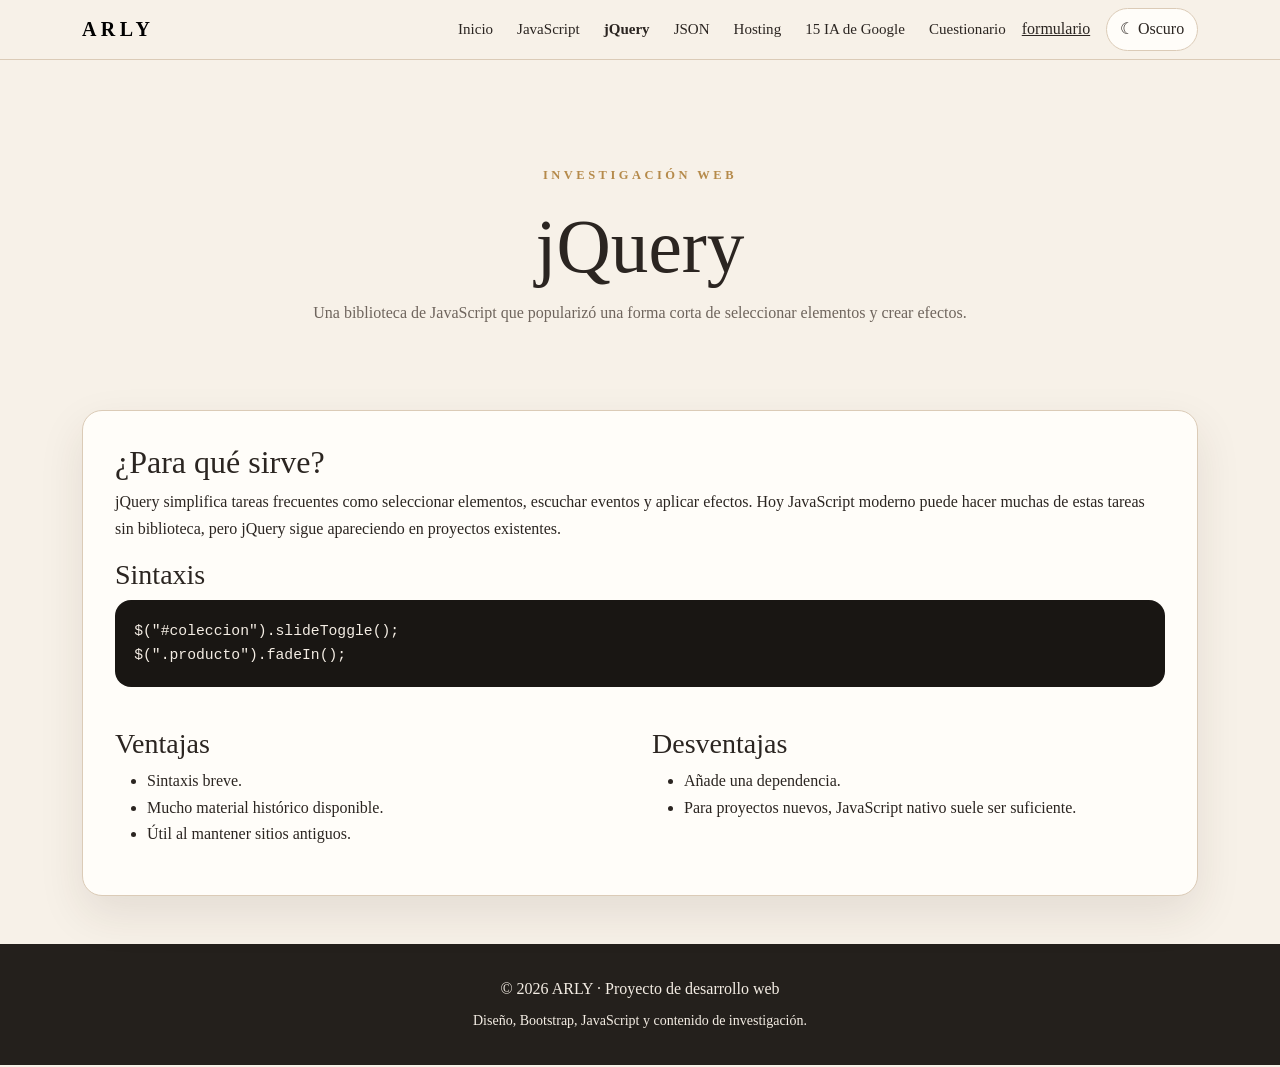
<file: jquery.html>
<!doctype html>
<html lang="es">
<head>
<meta charset="utf-8">
<meta name="viewport" content="width=device-width, initial-scale=1">
<title>ARLY | jQuery</title>
<link href="https://cdn.jsdelivr.net/npm/bootstrap@5.3.3/dist/css/bootstrap.min.css" rel="stylesheet">
<link rel="stylesheet" href="css/style.css">

</head>
<body>
<nav class="navbar navbar-expand-lg sticky-top">
<div class="container">
<a class="navbar-brand brand" href="index.html">ARLY</a>
<button class="navbar-toggler" type="button" data-bs-toggle="collapse" data-bs-target="#mainNav" aria-controls="mainNav" aria-expanded="false" aria-label="Abrir menú">
<span class="navbar-toggler-icon"></span>
</button>
<div class="collapse navbar-collapse" id="mainNav">
<ul class="navbar-nav ms-auto align-items-lg-center gap-lg-2">
<li class="nav-item"><a class="nav-link " href="index.html">Inicio</a></li>
<li class="nav-item"><a class="nav-link " href="javascript.html">JavaScript</a></li>
<li class="nav-item"><a class="nav-link fw-bold" href="jquery.html">jQuery</a></li>
<li class="nav-item"><a class="nav-link " href="json.html">JSON</a></li>
<li class="nav-item"><a class="nav-link " href="hosting.html">Hosting</a></li>
<li class="nav-item"><a class="nav-link " href="herramientas-google.html">15 IA de Google</a></li>
<li class="nav-item"><a class="nav-link " href="cuestionario.html">Cuestionario</a></li>
 <li><a href="./formulario.html">formulario</a></li>
<li class="nav-item ms-lg-2"><button id="themeToggle" class="theme-btn" type="button">☾ Oscuro</button></li>
</ul>
</div>
</div>
</nav>

<header class="page-head"><div class="container"><p class="eyebrow">Investigación web</p><h1>jQuery</h1><p class="lead-soft">Una biblioteca de JavaScript que popularizó una forma corta de seleccionar elementos y crear efectos.</p></div></header>
<main class="container pb-5">
<div class="content-box fade-up">
<h2>¿Para qué sirve?</h2>
<p>jQuery simplifica tareas frecuentes como seleccionar elementos, escuchar eventos y aplicar efectos. Hoy JavaScript moderno puede hacer muchas de estas tareas sin biblioteca, pero jQuery sigue apareciendo en proyectos existentes.</p>
<h3>Sintaxis</h3>
<pre class="code-box"><code>$("#coleccion").slideToggle();
$(".producto").fadeIn();</code></pre>
<div class="row g-4 mt-2">
<div class="col-md-6"><h3>Ventajas</h3><ul><li>Sintaxis breve.</li><li>Mucho material histórico disponible.</li><li>Útil al mantener sitios antiguos.</li></ul></div>
<div class="col-md-6"><h3>Desventajas</h3><ul><li>Añade una dependencia.</li><li>Para proyectos nuevos, JavaScript nativo suele ser suficiente.</li></ul></div>
</div>
</div>
</main>

<footer>
<div class="container text-center">
<p class="mb-1">© 2026 ARLY · Proyecto de desarrollo web</p>
<small>Diseño, Bootstrap, JavaScript y contenido de investigación.</small>
</div>
</footer>
<script src="https://cdn.jsdelivr.net/npm/bootstrap@5.3.3/dist/js/bootstrap.bundle.min.js"></script>
<script src="js/script.js"></script>
</body>
</html>
</file>
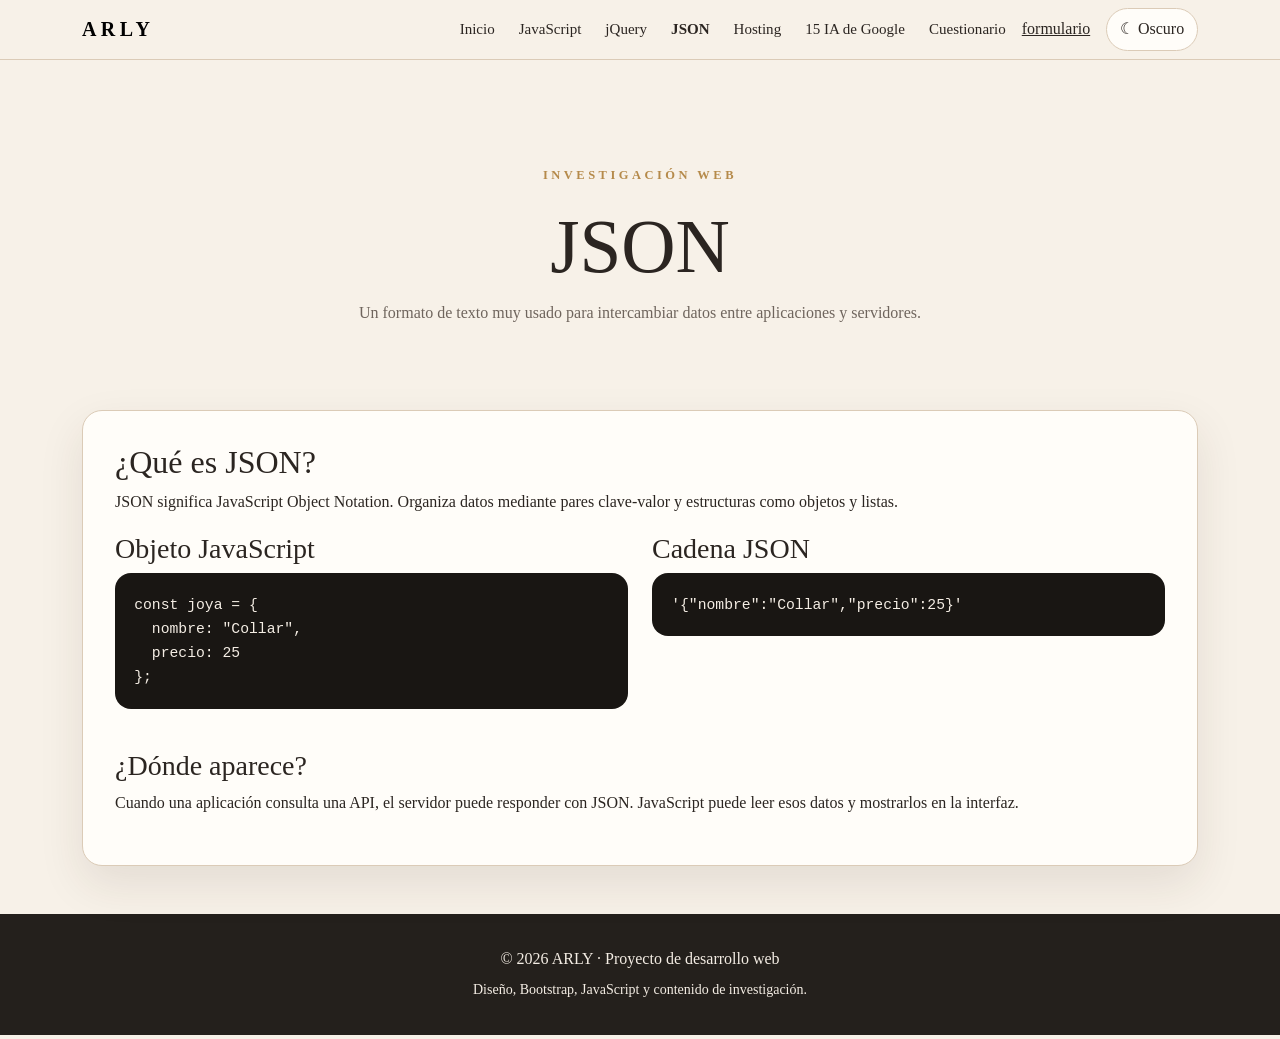
<file: json.html>
<!doctype html>
<html lang="es">
<head>
<meta charset="utf-8">
<meta name="viewport" content="width=device-width, initial-scale=1">
<title>ARLY | JSON</title>
<link href="https://cdn.jsdelivr.net/npm/bootstrap@5.3.3/dist/css/bootstrap.min.css" rel="stylesheet">
<link rel="stylesheet" href="css/style.css">

</head>
<body>
<nav class="navbar navbar-expand-lg sticky-top">
<div class="container">
<a class="navbar-brand brand" href="index.html">ARLY</a>
<button class="navbar-toggler" type="button" data-bs-toggle="collapse" data-bs-target="#mainNav" aria-controls="mainNav" aria-expanded="false" aria-label="Abrir menú">
<span class="navbar-toggler-icon"></span>
</button>
<div class="collapse navbar-collapse" id="mainNav">
<ul class="navbar-nav ms-auto align-items-lg-center gap-lg-2">
<li class="nav-item"><a class="nav-link " href="index.html">Inicio</a></li>
<li class="nav-item"><a class="nav-link " href="javascript.html">JavaScript</a></li>
<li class="nav-item"><a class="nav-link " href="jquery.html">jQuery</a></li>
<li class="nav-item"><a class="nav-link fw-bold" href="json.html">JSON</a></li>
<li class="nav-item"><a class="nav-link " href="hosting.html">Hosting</a></li>
<li class="nav-item"><a class="nav-link " href="herramientas-google.html">15 IA de Google</a></li>
<li class="nav-item"><a class="nav-link " href="cuestionario.html">Cuestionario</a></li>
 <li><a href="./formulario.html">formulario</a></li>
<li class="nav-item ms-lg-2"><button id="themeToggle" class="theme-btn" type="button">☾ Oscuro</button></li>
</ul>
</div>
</div>
</nav>

<header class="page-head"><div class="container"><p class="eyebrow">Investigación web</p><h1>JSON</h1><p class="lead-soft">Un formato de texto muy usado para intercambiar datos entre aplicaciones y servidores.</p></div></header>
<main class="container pb-5">
<div class="content-box fade-up">
<h2>¿Qué es JSON?</h2>
<p>JSON significa JavaScript Object Notation. Organiza datos mediante pares clave-valor y estructuras como objetos y listas.</p>
<div class="row g-4">
<div class="col-md-6"><h3>Objeto JavaScript</h3><pre class="code-box"><code>const joya = {
  nombre: "Collar",
  precio: 25
};</code></pre></div>
<div class="col-md-6"><h3>Cadena JSON</h3><pre class="code-box"><code>'{"nombre":"Collar","precio":25}'</code></pre></div>
</div>
<h3 class="mt-4">¿Dónde aparece?</h3>
<p>Cuando una aplicación consulta una API, el servidor puede responder con JSON. JavaScript puede leer esos datos y mostrarlos en la interfaz.</p>
</div>
</main>

<footer>
<div class="container text-center">
<p class="mb-1">© 2026 ARLY · Proyecto de desarrollo web</p>
<small>Diseño, Bootstrap, JavaScript y contenido de investigación.</small>
</div>
</footer>
<script src="https://cdn.jsdelivr.net/npm/bootstrap@5.3.3/dist/js/bootstrap.bundle.min.js"></script>
<script src="js/script.js"></script>
</body>
</html>
</file>
<file: css/style.css>
:root {
    --bg: #f7f1e8;
    --surface: #fffdf9;
    --surface-2: #eadbc7;
    --text: #2b2521;
    --muted: #6f655d;
    --accent: #b58a4a;
    --accent-dark: #7b5b2e;
    --border: #dbcbb7;
    --shadow: 0 18px 45px rgba(58, 43, 28, 0.10);
}

/* =========================
   MODO OSCURO
========================= */

[data-theme="dark"] {
    --bg: #181512;
    --surface: #231f1b;
    --surface-2: #312921;
    --text: #f4ede4;
    --muted: #c5b9aa;
    --accent: #d7ad63;
    --accent-dark: #f0c982;
    --border: #4a3d31;
    --shadow: 0 18px 45px rgba(0, 0, 0, 0.30);
}

/* =========================
   GENERAL
========================= */

* {
    box-sizing: border-box;
}

html {
    scroll-behavior: smooth;
}

body {
    margin: 0;
    font-family: Georgia, "Times New Roman", serif;
    background: var(--bg);
    color: var(--text);
    line-height: 1.65;
    transition: background 0.35s ease, color 0.35s ease;
}

a {
    color: inherit;
}

img {
    max-width: 100%;
}

/* =========================
   NAVBAR
========================= */

.navbar {
    background: rgba(247, 241, 232, 0.94);
    border-bottom: 1px solid var(--border);
    backdrop-filter: blur(10px);
}

[data-theme="dark"] .navbar {
    background: rgba(24, 21, 18, 0.94);
}

.brand {
    letter-spacing: 0.22em;
    font-weight: 700;
}

.nav-link {
    color: var(--text) !important;
    font-size: 0.94rem;
    transition: color 0.25s ease;
}

.nav-link:hover {
    color: var(--accent) !important;
}

/* =========================
   BOTONES
========================= */

.btn-arly {
    background: var(--text);
    color: var(--bg);
    border: 1px solid var(--text);
    border-radius: 0;
    padding: 0.7rem 1.2rem;
    transition: all 0.25s ease;
}

.btn-arly:hover {
    background: var(--accent);
    border-color: var(--accent);
    color: #fff;
    transform: translateY(-2px);
}

.theme-btn {
    border: 1px solid var(--border);
    background: var(--surface);
    color: var(--text);
    border-radius: 50px;
    padding: 0.45rem 0.8rem;
    cursor: pointer;
    transition: all 0.25s ease;
}

.theme-btn:hover {
    background: var(--accent);
    color: #fff;
}

/* =========================
   HERO
========================= */

.hero {
    min-height: 78vh;
    display: grid;
    place-items: center;
    padding: 90px 0 70px;
    text-align: center;
}

.eyebrow {
    color: var(--accent);
    letter-spacing: 0.28em;
    font-size: 0.78rem;
    font-weight: 700;
    text-transform: uppercase;
}

.hero h1 {
    font-size: clamp(3.6rem, 10vw, 7rem);
    letter-spacing: 0.18em;
    margin: 0.25rem 0;
}

.hero h2 {
    font-size: clamp(1.4rem, 3vw, 2.2rem);
    font-weight: 400;
}

.lead-soft {
    color: var(--muted);
    max-width: 680px;
    margin: 0 auto 1.8rem;
}

/* =========================
   SECCIONES
========================= */

.section-space {
    padding: 85px 0;
}

.section-title {
    max-width: 700px;
    margin: 0 auto 2.5rem;
    text-align: center;
}

.section-title h2 {
    font-size: clamp(2rem, 4vw, 3rem);
}

.section-title p {
    color: var(--muted);
}

/* =========================
   CARRUSEL
========================= */

.carousel {
    border-radius: 20px;
    overflow: hidden;
}

.carousel img {
    width: 100%;
    height: 460px;
    object-fit: cover;
}

.carousel-caption {
    background: rgba(20, 17, 14, 0.66);
    padding: 1rem 1.25rem;
    border-radius: 12px;
}

.carousel-caption h5 {
    font-size: 1.5rem;
}

/* =========================
   TARJETAS
========================= */

.card-arly {
    height: 100%;
    background: var(--surface);
    border: 1px solid var(--border);
    border-radius: 18px;
    box-shadow: var(--shadow);
    padding: 1.45rem;
    transition: transform 0.25s ease, box-shadow 0.25s ease;
}

.card-arly:hover {
    transform: translateY(-5px);
    box-shadow: 0 22px 50px rgba(58, 43, 28, 0.15);
}

.card-arly h3 {
    font-size: 1.25rem;
}

.card-arly p,
.small-muted {
    color: var(--muted);
}

/* =========================
   HERRAMIENTAS
========================= */

.tool-number {
    width: 38px;
    height: 38px;
    display: grid;
    place-items: center;
    border-radius: 50%;
    background: var(--surface-2);
    color: var(--accent-dark);
    font-weight: 700;
    margin-bottom: 1rem;
}

.tool-tag {
    display: inline-block;
    font-size: 0.72rem;
    letter-spacing: 0.08em;
    text-transform: uppercase;
    border: 1px solid var(--border);
    padding: 0.3rem 0.55rem;
    border-radius: 50px;
    color: var(--muted);
    margin-bottom: 0.7rem;
}

/* =========================
   CAJAS DE CÓDIGO
========================= */

.code-box {
    background: #191613;
    color: #f4ede4;
    border-radius: 16px;
    padding: 1.2rem;
    overflow-x: auto;
    font-family: Consolas, monospace;
    font-size: 0.92rem;
}

/* =========================
   PÁGINAS DE INVESTIGACIÓN
========================= */

.page-head {
    padding: 105px 0 55px;
    text-align: center;
}

.page-head h1 {
    font-size: clamp(2.7rem, 6vw, 4.7rem);
}

.content-box {
    background: var(--surface);
    border: 1px solid var(--border);
    border-radius: 20px;
    padding: 2rem;
    box-shadow: var(--shadow);
}

/* =========================
   CUESTIONARIO
========================= */

.quiz-option {
    display: block;
    border: 1px solid var(--border);
    border-radius: 12px;
    padding: 0.75rem 1rem;
    margin: 0.55rem 0;
    cursor: pointer;
    background: var(--surface);
    transition: all 0.25s ease;
}

.quiz-option:hover {
    border-color: var(--accent);
    transform: translateX(3px);
}

/* =========================
   FORMULARIO DE CONTACTO
========================= */

.contact-box {
    max-width: 700px;
    margin: 0 auto;
    padding: 2rem;
    background: var(--surface);
    border: 1px solid var(--border);
    border-radius: 20px;
    box-shadow: var(--shadow);
}

.contact-box label {
    color: var(--text);
    font-weight: 600;
}

.contact-box .form-control {
    background: var(--bg);
    color: var(--text);
    border: 1px solid var(--border);
    border-radius: 10px;
    padding: 0.8rem 1rem;
    transition: all 0.25s ease;
}

.contact-box .form-control::placeholder {
    color: var(--muted);
}

.contact-box .form-control:focus {
    background: var(--surface);
    color: var(--text);
    border-color: var(--accent);
    box-shadow: 0 0 0 0.2rem rgba(181, 138, 74, 0.15);
}

.contact-box textarea {
    resize: vertical;
    min-height: 130px;
}

#formStatus {
    color: var(--accent-dark);
    font-weight: 600;
}

/* =========================
   FOOTER
========================= */

footer {
    background: #24201c;
    color: #f4ede4;
    padding: 32px 0;
}

[data-theme="dark"] footer {
    background: #0e0d0c;
}

/* =========================
   ANIMACIONES
========================= */

.fade-up {
    opacity: 0;
    transform: translateY(18px);
    transition: opacity 0.7s ease, transform 0.7s ease;
}

.fade-up.visible {
    opacity: 1;
    transform: translateY(0);
}

/* =========================
   RESPONSIVE
========================= */

@media (max-width: 767px) {

    .carousel img {
        height: 300px;
    }

    .hero {
        min-height: 70vh;
        padding-top: 70px;
    }

    .hero h1 {
        font-size: 3.5rem;
    }

    .section-space {
        padding: 60px 0;
    }

    .contact-box {
        padding: 1.3rem;
    }
}
</file>
